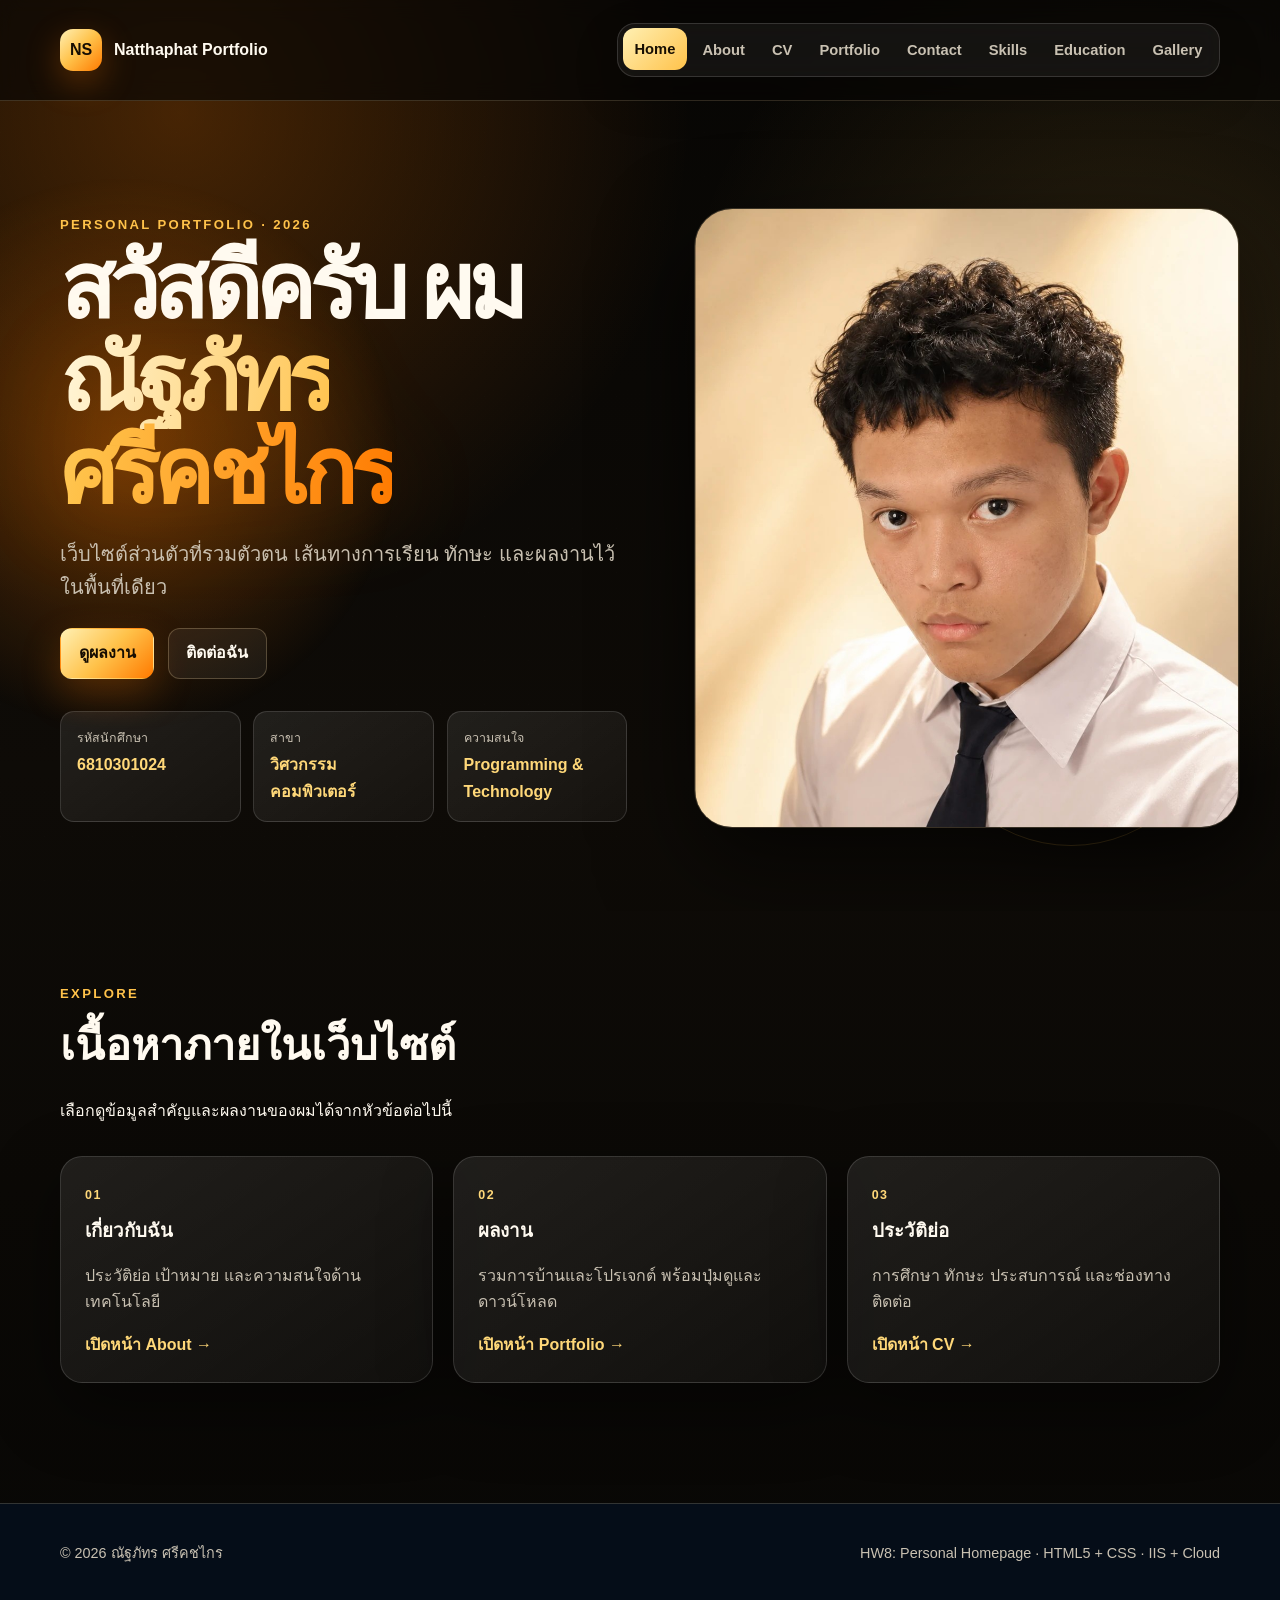
<file: index.html>
<!DOCTYPE html>
<html lang="th">
<head>
  <meta charset="UTF-8">
  <meta name="viewport" content="width=device-width, initial-scale=1.0">
  <meta name="description" content="หน้าแรกของเว็บไซต์ส่วนตัวของณัฐภัทร">
  <title>Home | Natthaphat Portfolio</title>
  <link rel="stylesheet" href="css/style.css">
  <link rel="stylesheet" href="css/gold-glass.css">
</head>
<body>
  <header class="site-header">
    <div class="container nav-wrap">
      <a class="brand" href="index.html" aria-label="ไปยังหน้าแรก">
        <span class="brand-mark">NS</span>
        <span>Natthaphat Portfolio</span>
      </a>

      <nav class="main-nav" aria-label="เมนูหลัก">
          <a href="index.html" class="active" aria-current="page">Home</a>
          <a href="about.html">About</a>
          <a href="cv.html">CV</a>
          <a href="portfolio.html">Portfolio</a>
          <a href="contact.html">Contact</a>
          <a href="skills.html">Skills</a>
          <a href="education.html">Education</a>
          <a href="gallery.html">Gallery</a>
      </nav>
    </div>
  </header>

  <main>

    <section class="hero">
      <div class="container hero-grid">
        <div class="hero-copy">
          <p class="eyebrow">PERSONAL PORTFOLIO · 2026</p>
          <h1>สวัสดีครับ ผม<br><span>ณัฐภัทร<br>ศรีคชไกร</span></h1>
          <p class="lead">
            เว็บไซต์ส่วนตัวที่รวมตัวตน เส้นทางการเรียน ทักษะ และผลงานไว้ในพื้นที่เดียว
          </p>
          <div class="button-row">
            <a class="button primary" href="portfolio.html">ดูผลงาน</a>
            <a class="button secondary" href="contact.html">ติดต่อฉัน</a>
          </div>
          <dl class="quick-facts">
            <div><dt>รหัสนักศึกษา</dt><dd>6810301024</dd></div>
            <div><dt>สาขา</dt><dd>วิศวกรรมคอมพิวเตอร์</dd></div>
            <div><dt>ความสนใจ</dt><dd>Programming &amp; Technology</dd></div>
          </dl>
        </div>

        <div class="hero-visual">
          <img src="images/student-profile.jpg"
               alt="ภาพถ่ายนักศึกษาของณัฐภัทร ศรีคชไกร">
          <div class="floating-card">
            <strong>กำลังพัฒนา</strong>
            <span>Programming · Web · System</span>
          </div>
        </div>
      </div>
    </section>

    <section class="section">
      <div class="container">
        <div class="section-heading">
          <p class="eyebrow">EXPLORE</p>
          <h2>เนื้อหาภายในเว็บไซต์</h2>
          <p>เลือกดูข้อมูลสำคัญและผลงานของผมได้จากหัวข้อต่อไปนี้</p>
        </div>
        <div class="card-grid three">
          <article class="card">
            <span class="card-number">01</span>
            <h3>เกี่ยวกับฉัน</h3>
            <p>ประวัติย่อ เป้าหมาย และความสนใจด้านเทคโนโลยี</p>
            <a class="text-link" href="about.html">เปิดหน้า About →</a>
          </article>
          <article class="card">
            <span class="card-number">02</span>
            <h3>ผลงาน</h3>
            <p>รวมการบ้านและโปรเจกต์ พร้อมปุ่มดูและดาวน์โหลด</p>
            <a class="text-link" href="portfolio.html">เปิดหน้า Portfolio →</a>
          </article>
          <article class="card">
            <span class="card-number">03</span>
            <h3>ประวัติย่อ</h3>
            <p>การศึกษา ทักษะ ประสบการณ์ และช่องทางติดต่อ</p>
            <a class="text-link" href="cv.html">เปิดหน้า CV →</a>
          </article>
        </div>
      </div>
    </section>

  </main>

  <footer class="site-footer">
    <div class="container footer-wrap">
      <p>&copy; 2026 ณัฐภัทร ศรีคชไกร</p>
      <p>HW8: Personal Homepage · HTML5 + CSS · IIS + Cloud</p>
    </div>
  </footer>
</body>
</html>
</file>
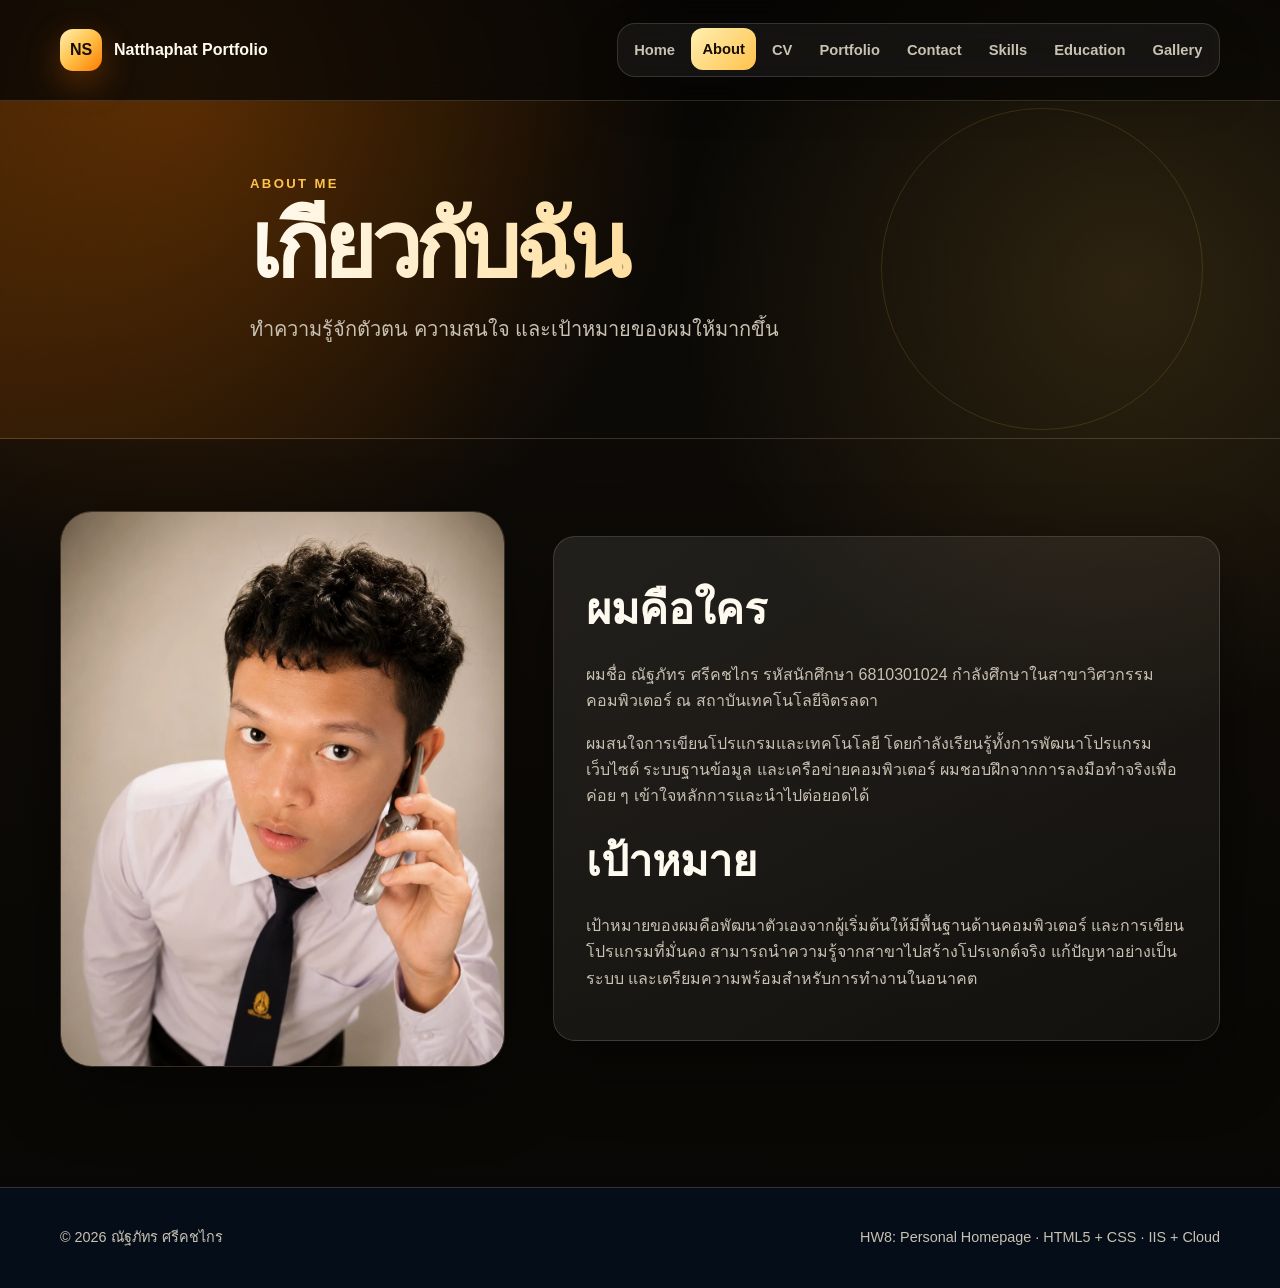
<file: about.html>
<!DOCTYPE html>
<html lang="th">
<head>
  <meta charset="UTF-8">
  <meta name="viewport" content="width=device-width, initial-scale=1.0">
  <meta name="description" content="ข้อมูลแนะนำตัวและเป้าหมายของณัฐภัทร">
  <title>About | Natthaphat Portfolio</title>
  <link rel="stylesheet" href="css/style.css">
  <link rel="stylesheet" href="css/gold-glass.css">
</head>
<body>
  <header class="site-header">
    <div class="container nav-wrap">
      <a class="brand" href="index.html" aria-label="ไปยังหน้าแรก">
        <span class="brand-mark">NS</span>
        <span>Natthaphat Portfolio</span>
      </a>

      <nav class="main-nav" aria-label="เมนูหลัก">
          <a href="index.html">Home</a>
          <a href="about.html" class="active" aria-current="page">About</a>
          <a href="cv.html">CV</a>
          <a href="portfolio.html">Portfolio</a>
          <a href="contact.html">Contact</a>
          <a href="skills.html">Skills</a>
          <a href="education.html">Education</a>
          <a href="gallery.html">Gallery</a>
      </nav>
    </div>
  </header>

  <main>

    <section class="page-hero">
      <div class="container narrow">
        <p class="eyebrow">ABOUT ME</p>
        <h1>เกี่ยวกับฉัน</h1>
        <p class="lead">ทำความรู้จักตัวตน ความสนใจ และเป้าหมายของผมให้มากขึ้น</p>
      </div>
    </section>

    <section class="section">
      <div class="container split-layout">
        <div>
          <img class="rounded-image" src="images/student-profile-alt.jpg"
               alt="ภาพถ่ายอีกมุมหนึ่งของณัฐภัทร ศรีคชไกร">
        </div>
        <div class="content-panel">
          <h2>ผมคือใคร</h2>
          <p>
            ผมชื่อ ณัฐภัทร ศรีคชไกร รหัสนักศึกษา 6810301024
            กำลังศึกษาในสาขาวิศวกรรมคอมพิวเตอร์
            ณ สถาบันเทคโนโลยีจิตรลดา
          </p>
          <p>
            ผมสนใจการเขียนโปรแกรมและเทคโนโลยี โดยกำลังเรียนรู้ทั้งการพัฒนาโปรแกรม
            เว็บไซต์ ระบบฐานข้อมูล และเครือข่ายคอมพิวเตอร์
            ผมชอบฝึกจากการลงมือทำจริงเพื่อค่อย ๆ เข้าใจหลักการและนำไปต่อยอดได้
          </p>
          <h2>เป้าหมาย</h2>
          <p>
            เป้าหมายของผมคือพัฒนาตัวเองจากผู้เริ่มต้นให้มีพื้นฐานด้านคอมพิวเตอร์
            และการเขียนโปรแกรมที่มั่นคง สามารถนำความรู้จากสาขาไปสร้างโปรเจกต์จริง
            แก้ปัญหาอย่างเป็นระบบ และเตรียมความพร้อมสำหรับการทำงานในอนาคต
          </p>
        </div>
      </div>
    </section>

  </main>

  <footer class="site-footer">
    <div class="container footer-wrap">
      <p>&copy; 2026 ณัฐภัทร ศรีคชไกร</p>
      <p>HW8: Personal Homepage · HTML5 + CSS · IIS + Cloud</p>
    </div>
  </footer>
</body>
</html>
</file>
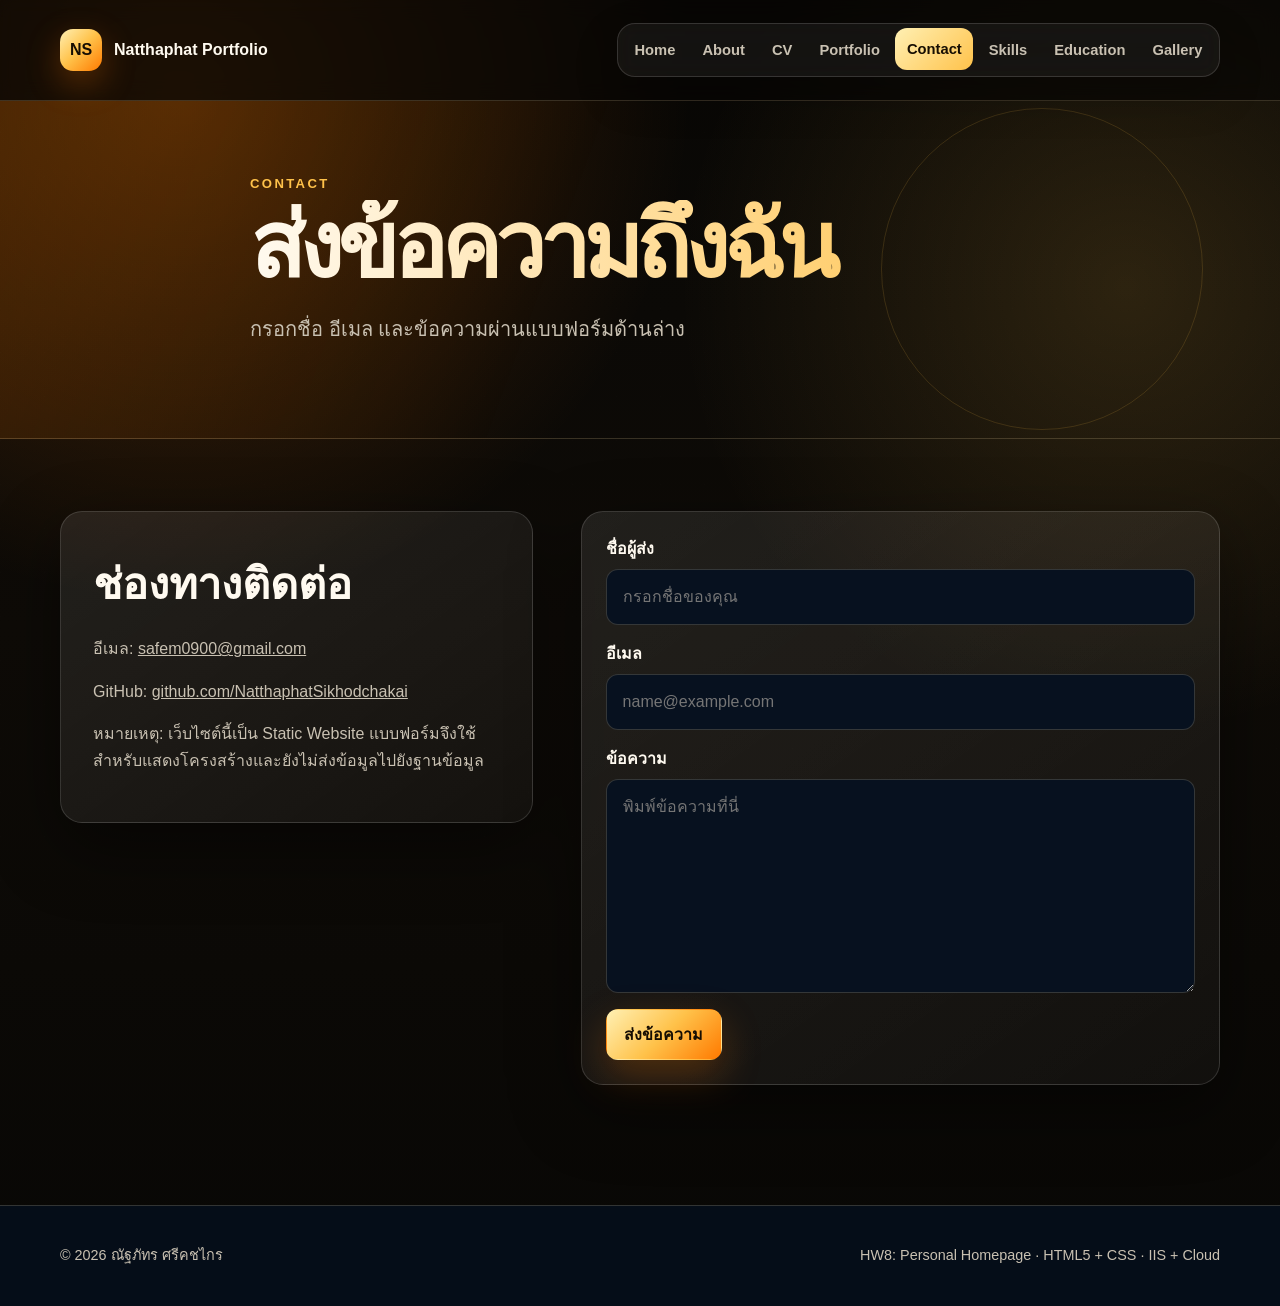
<file: contact.html>
<!DOCTYPE html>
<html lang="th">
<head>
  <meta charset="UTF-8">
  <meta name="viewport" content="width=device-width, initial-scale=1.0">
  <meta name="description" content="แบบฟอร์มและช่องทางติดต่อ">
  <title>Contact | Natthaphat Portfolio</title>
  <link rel="stylesheet" href="css/style.css">
  <link rel="stylesheet" href="css/gold-glass.css">
</head>
<body>
  <header class="site-header">
    <div class="container nav-wrap">
      <a class="brand" href="index.html" aria-label="ไปยังหน้าแรก">
        <span class="brand-mark">NS</span>
        <span>Natthaphat Portfolio</span>
      </a>

      <nav class="main-nav" aria-label="เมนูหลัก">
          <a href="index.html">Home</a>
          <a href="about.html">About</a>
          <a href="cv.html">CV</a>
          <a href="portfolio.html">Portfolio</a>
          <a href="contact.html" class="active" aria-current="page">Contact</a>
          <a href="skills.html">Skills</a>
          <a href="education.html">Education</a>
          <a href="gallery.html">Gallery</a>
      </nav>
    </div>
  </header>

  <main>

    <section class="page-hero">
      <div class="container narrow">
        <p class="eyebrow">CONTACT</p>
        <h1>ส่งข้อความถึงฉัน</h1>
        <p class="lead">กรอกชื่อ อีเมล และข้อความผ่านแบบฟอร์มด้านล่าง</p>
      </div>
    </section>

    <section class="section">
      <div class="container contact-layout">
        <div class="content-panel">
          <h2>ช่องทางติดต่อ</h2>
          <p>อีเมล: <a href="mailto:safem0900@gmail.com">safem0900@gmail.com</a></p>
          <p>GitHub: <a href="https://github.com/NatthaphatSikhodchakai" target="_blank" rel="noopener">github.com/NatthaphatSikhodchakai</a></p>
          <p>
            หมายเหตุ: เว็บไซต์นี้เป็น Static Website
            แบบฟอร์มจึงใช้สำหรับแสดงโครงสร้างและยังไม่ส่งข้อมูลไปยังฐานข้อมูล
          </p>
        </div>

        <form class="contact-form" action="#" method="post">
          <div class="form-group">
            <label for="name">ชื่อผู้ส่ง</label>
            <input id="name" name="name" type="text"
                   placeholder="กรอกชื่อของคุณ" required>
          </div>

          <div class="form-group">
            <label for="email">อีเมล</label>
            <input id="email" name="email" type="email"
                   placeholder="name@example.com" required>
          </div>

          <div class="form-group">
            <label for="message">ข้อความ</label>
            <textarea id="message" name="message" rows="7"
                      placeholder="พิมพ์ข้อความที่นี่" required></textarea>
          </div>

          <button class="button primary" type="submit">ส่งข้อความ</button>
        </form>
      </div>
    </section>

  </main>

  <footer class="site-footer">
    <div class="container footer-wrap">
      <p>&copy; 2026 ณัฐภัทร ศรีคชไกร</p>
      <p>HW8: Personal Homepage · HTML5 + CSS · IIS + Cloud</p>
    </div>
  </footer>
</body>
</html>
</file>
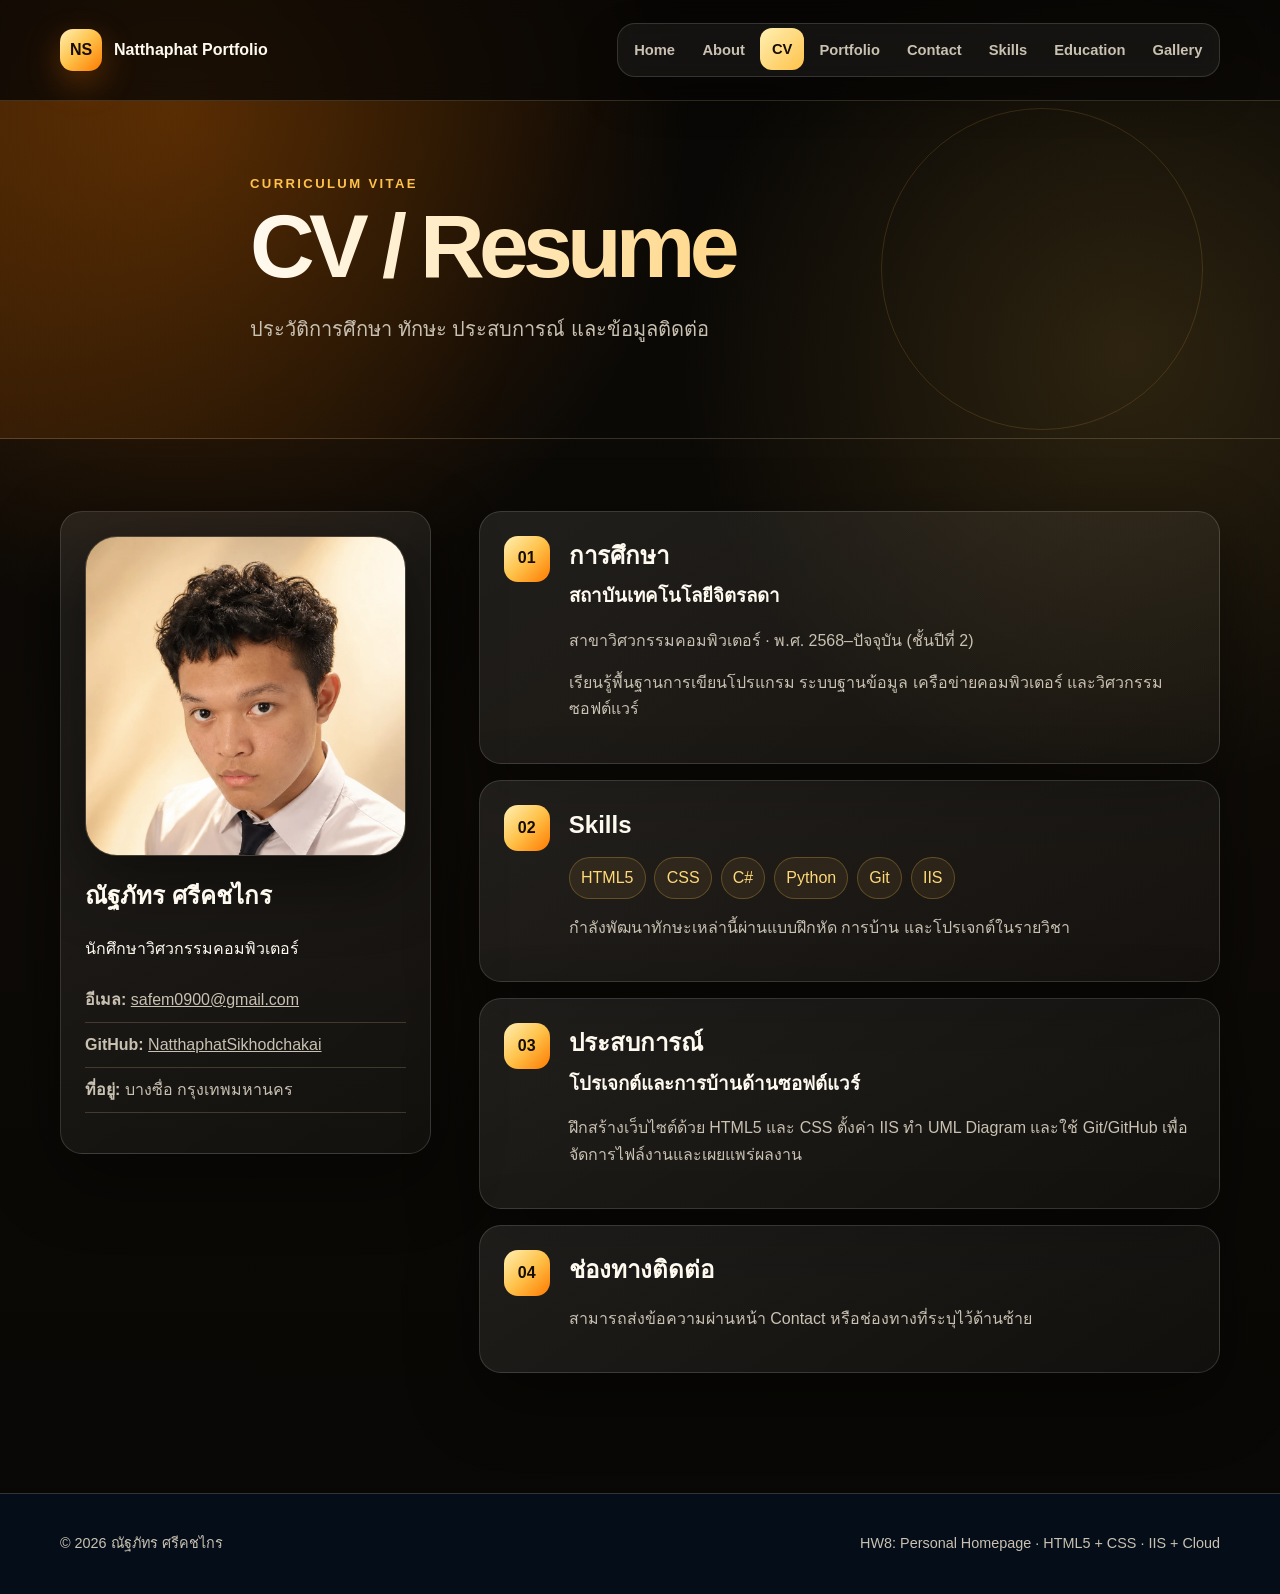
<file: cv.html>
<!DOCTYPE html>
<html lang="th">
<head>
  <meta charset="UTF-8">
  <meta name="viewport" content="width=device-width, initial-scale=1.0">
  <meta name="description" content="ประวัติย่อ การศึกษา ทักษะ และประสบการณ์">
  <title>CV | Natthaphat Portfolio</title>
  <link rel="stylesheet" href="css/style.css">
  <link rel="stylesheet" href="css/gold-glass.css">
</head>
<body>
  <header class="site-header">
    <div class="container nav-wrap">
      <a class="brand" href="index.html" aria-label="ไปยังหน้าแรก">
        <span class="brand-mark">NS</span>
        <span>Natthaphat Portfolio</span>
      </a>

      <nav class="main-nav" aria-label="เมนูหลัก">
          <a href="index.html">Home</a>
          <a href="about.html">About</a>
          <a href="cv.html" class="active" aria-current="page">CV</a>
          <a href="portfolio.html">Portfolio</a>
          <a href="contact.html">Contact</a>
          <a href="skills.html">Skills</a>
          <a href="education.html">Education</a>
          <a href="gallery.html">Gallery</a>
      </nav>
    </div>
  </header>

  <main>

    <section class="page-hero">
      <div class="container narrow">
        <p class="eyebrow">CURRICULUM VITAE</p>
        <h1>CV / Resume</h1>
        <p class="lead">ประวัติการศึกษา ทักษะ ประสบการณ์ และข้อมูลติดต่อ</p>
      </div>
    </section>

    <section class="section">
      <div class="container cv-layout">
        <aside class="cv-sidebar">
          <img class="cv-photo" src="images/student-profile.jpg"
               alt="ภาพถ่ายนักศึกษาของณัฐภัทร ศรีคชไกร">
          <h2>ณัฐภัทร ศรีคชไกร</h2>
          <p>นักศึกษาวิศวกรรมคอมพิวเตอร์</p>
          <ul class="clean-list">
            <li><strong>อีเมล:</strong> <a href="mailto:safem0900@gmail.com">safem0900@gmail.com</a></li>
            <li><strong>GitHub:</strong> <a href="https://github.com/NatthaphatSikhodchakai" target="_blank" rel="noopener">NatthaphatSikhodchakai</a></li>
            <li><strong>ที่อยู่:</strong> บางซื่อ กรุงเทพมหานคร</li>
          </ul>
        </aside>

        <div class="timeline">
          <section class="timeline-item">
            <span>01</span>
            <div>
              <h2>การศึกษา</h2>
              <h3>สถาบันเทคโนโลยีจิตรลดา</h3>
              <p>สาขาวิศวกรรมคอมพิวเตอร์ · พ.ศ. 2568–ปัจจุบัน (ชั้นปีที่ 2)</p>
              <p>เรียนรู้พื้นฐานการเขียนโปรแกรม ระบบฐานข้อมูล เครือข่ายคอมพิวเตอร์ และวิศวกรรมซอฟต์แวร์</p>
            </div>
          </section>

          <section class="timeline-item">
            <span>02</span>
            <div>
              <h2>Skills</h2>
              <div class="tag-list">
                <span>HTML5</span><span>CSS</span><span>C#</span>
                <span>Python</span><span>Git</span><span>IIS</span>
              </div>
              <p>กำลังพัฒนาทักษะเหล่านี้ผ่านแบบฝึกหัด การบ้าน และโปรเจกต์ในรายวิชา</p>
            </div>
          </section>

          <section class="timeline-item">
            <span>03</span>
            <div>
              <h2>ประสบการณ์</h2>
              <h3>โปรเจกต์และการบ้านด้านซอฟต์แวร์</h3>
              <p>ฝึกสร้างเว็บไซต์ด้วย HTML5 และ CSS ตั้งค่า IIS ทำ UML Diagram และใช้ Git/GitHub เพื่อจัดการไฟล์งานและเผยแพร่ผลงาน</p>
            </div>
          </section>

          <section class="timeline-item">
            <span>04</span>
            <div>
              <h2>ช่องทางติดต่อ</h2>
              <p>สามารถส่งข้อความผ่านหน้า Contact หรือช่องทางที่ระบุไว้ด้านซ้าย</p>
            </div>
          </section>
        </div>
      </div>
    </section>

  </main>

  <footer class="site-footer">
    <div class="container footer-wrap">
      <p>&copy; 2026 ณัฐภัทร ศรีคชไกร</p>
      <p>HW8: Personal Homepage · HTML5 + CSS · IIS + Cloud</p>
    </div>
  </footer>
</body>
</html>
</file>
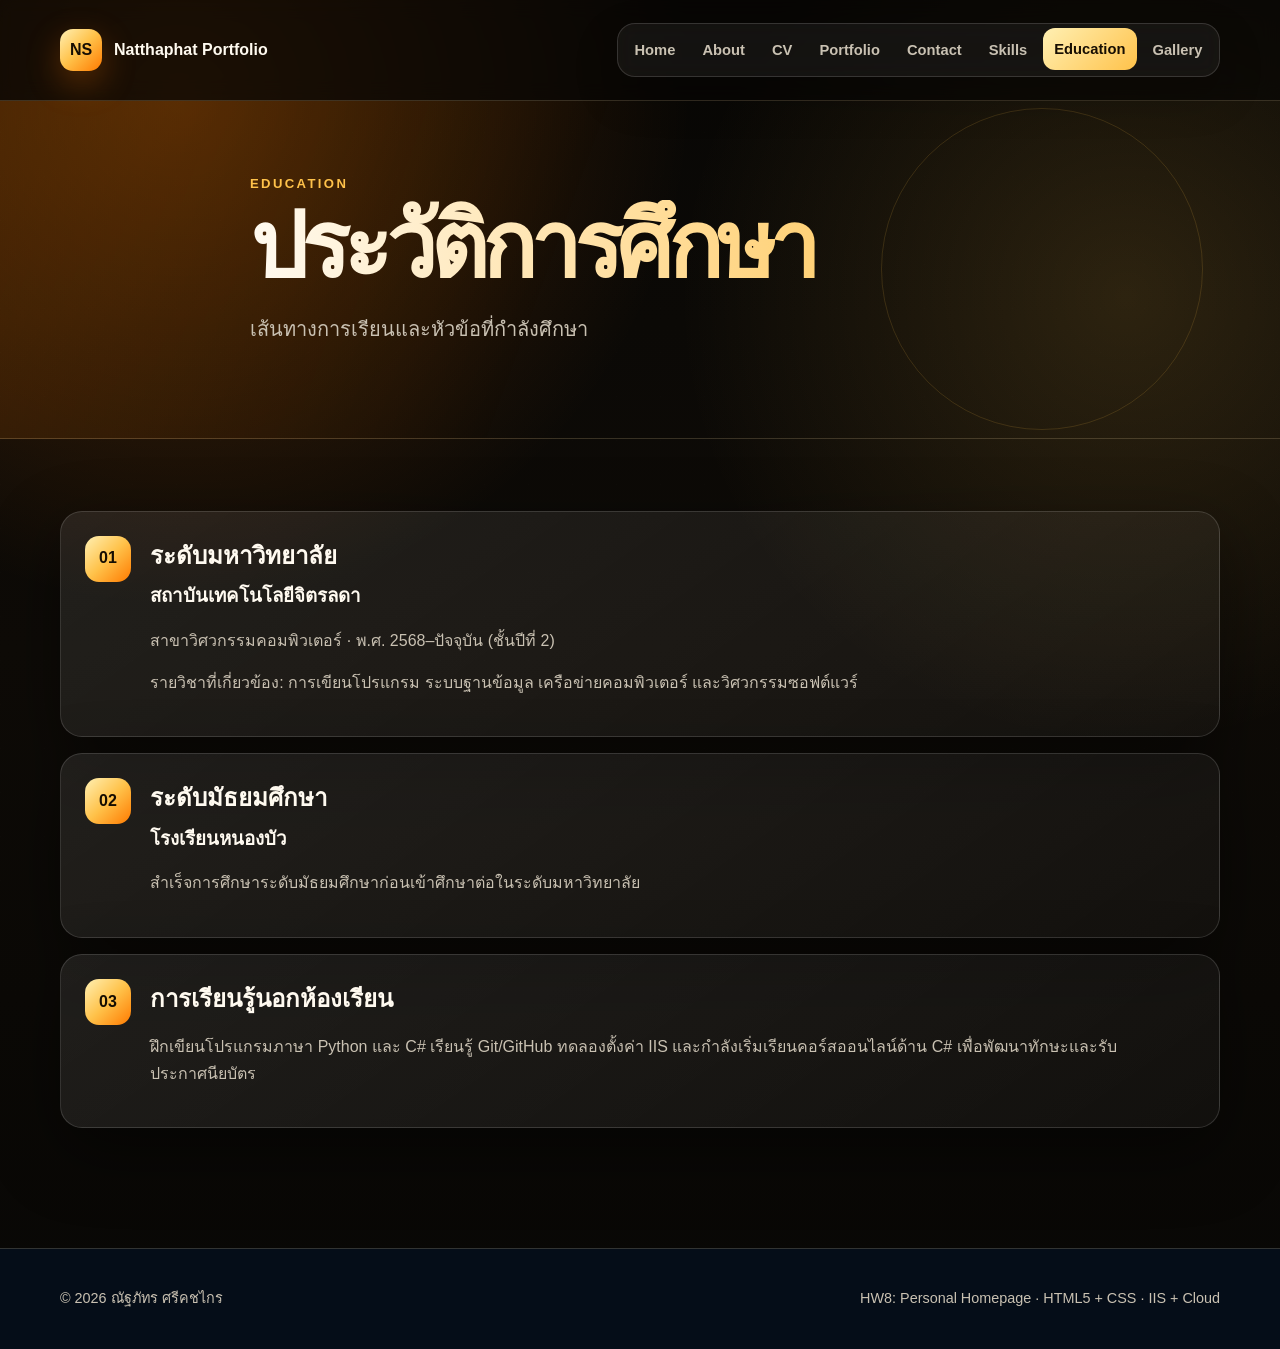
<file: education.html>
<!DOCTYPE html>
<html lang="th">
<head>
  <meta charset="UTF-8">
  <meta name="viewport" content="width=device-width, initial-scale=1.0">
  <meta name="description" content="ประวัติการศึกษาและการเรียนรู้">
  <title>Education | Natthaphat Portfolio</title>
  <link rel="stylesheet" href="css/style.css">
  <link rel="stylesheet" href="css/gold-glass.css">
</head>
<body>
  <header class="site-header">
    <div class="container nav-wrap">
      <a class="brand" href="index.html" aria-label="ไปยังหน้าแรก">
        <span class="brand-mark">NS</span>
        <span>Natthaphat Portfolio</span>
      </a>

      <nav class="main-nav" aria-label="เมนูหลัก">
          <a href="index.html">Home</a>
          <a href="about.html">About</a>
          <a href="cv.html">CV</a>
          <a href="portfolio.html">Portfolio</a>
          <a href="contact.html">Contact</a>
          <a href="skills.html">Skills</a>
          <a href="education.html" class="active" aria-current="page">Education</a>
          <a href="gallery.html">Gallery</a>
      </nav>
    </div>
  </header>

  <main>

    <section class="page-hero">
      <div class="container narrow">
        <p class="eyebrow">EDUCATION</p>
        <h1>ประวัติการศึกษา</h1>
        <p class="lead">เส้นทางการเรียนและหัวข้อที่กำลังศึกษา</p>
      </div>
    </section>

    <section class="section">
      <div class="container timeline">
        <section class="timeline-item">
          <span>01</span>
          <div>
            <h2>ระดับมหาวิทยาลัย</h2>
            <h3>สถาบันเทคโนโลยีจิตรลดา</h3>
            <p>สาขาวิศวกรรมคอมพิวเตอร์ · พ.ศ. 2568–ปัจจุบัน (ชั้นปีที่ 2)</p>
            <p>
              รายวิชาที่เกี่ยวข้อง: การเขียนโปรแกรม ระบบฐานข้อมูล
              เครือข่ายคอมพิวเตอร์ และวิศวกรรมซอฟต์แวร์
            </p>
          </div>
        </section>
        <section class="timeline-item">
          <span>02</span>
          <div>
            <h2>ระดับมัธยมศึกษา</h2>
            <h3>โรงเรียนหนองบัว</h3>
            <p>สำเร็จการศึกษาระดับมัธยมศึกษาก่อนเข้าศึกษาต่อในระดับมหาวิทยาลัย</p>
          </div>
        </section>
        <section class="timeline-item">
          <span>03</span>
          <div>
            <h2>การเรียนรู้นอกห้องเรียน</h2>
            <p>
              ฝึกเขียนโปรแกรมภาษา Python และ C# เรียนรู้ Git/GitHub
              ทดลองตั้งค่า IIS และกำลังเริ่มเรียนคอร์สออนไลน์ด้าน C#
              เพื่อพัฒนาทักษะและรับประกาศนียบัตร
            </p>
          </div>
        </section>
      </div>
    </section>

  </main>

  <footer class="site-footer">
    <div class="container footer-wrap">
      <p>&copy; 2026 ณัฐภัทร ศรีคชไกร</p>
      <p>HW8: Personal Homepage · HTML5 + CSS · IIS + Cloud</p>
    </div>
  </footer>
</body>
</html>
</file>
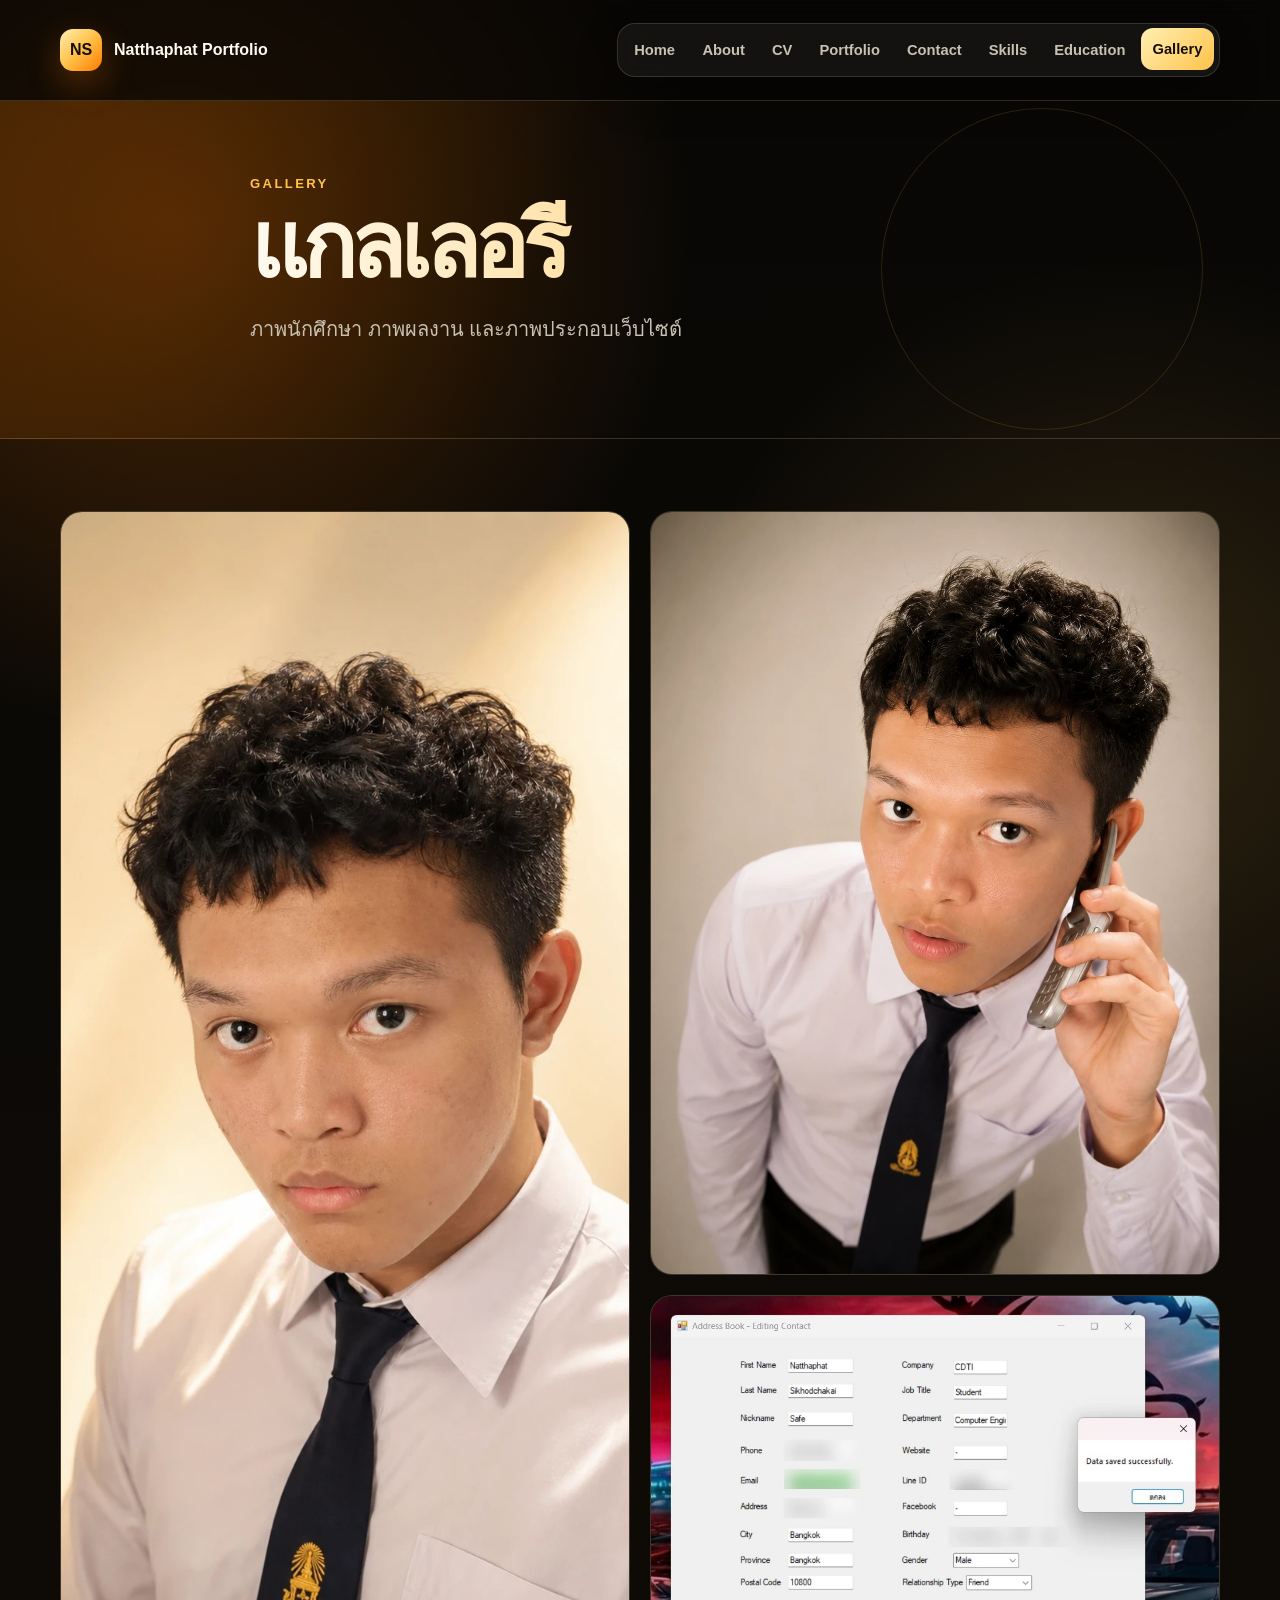
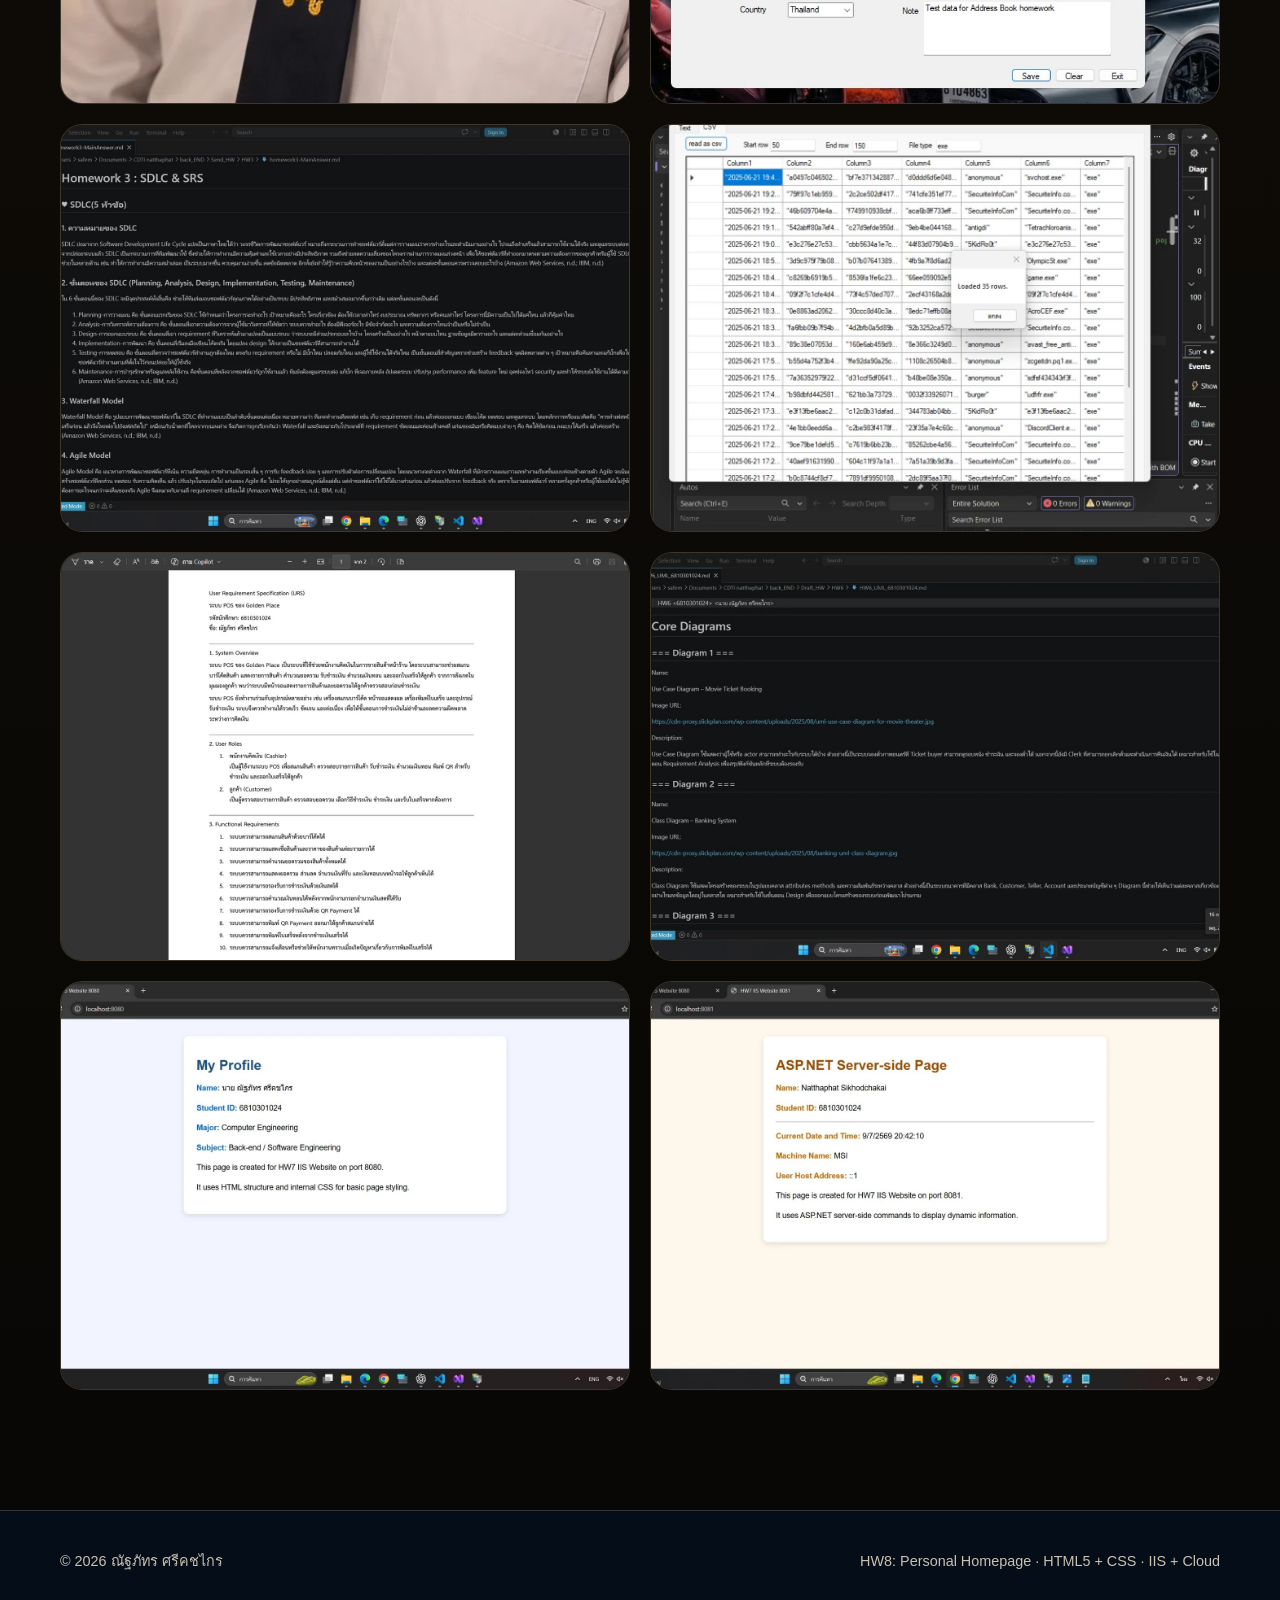
<file: gallery.html>
<!DOCTYPE html>
<html lang="th">
<head>
  <meta charset="UTF-8">
  <meta name="viewport" content="width=device-width, initial-scale=1.0">
  <meta name="description" content="แกลเลอรีรูปนักศึกษาและผลงาน">
  <title>Gallery | Natthaphat Portfolio</title>
  <link rel="stylesheet" href="css/style.css">
  <link rel="stylesheet" href="css/gold-glass.css">
</head>
<body>
  <header class="site-header">
    <div class="container nav-wrap">
      <a class="brand" href="index.html" aria-label="ไปยังหน้าแรก">
        <span class="brand-mark">NS</span>
        <span>Natthaphat Portfolio</span>
      </a>

      <nav class="main-nav" aria-label="เมนูหลัก">
          <a href="index.html">Home</a>
          <a href="about.html">About</a>
          <a href="cv.html">CV</a>
          <a href="portfolio.html">Portfolio</a>
          <a href="contact.html">Contact</a>
          <a href="skills.html">Skills</a>
          <a href="education.html">Education</a>
          <a href="gallery.html" class="active" aria-current="page">Gallery</a>
      </nav>
    </div>
  </header>

  <main>

    <section class="page-hero">
      <div class="container narrow">
        <p class="eyebrow">GALLERY</p>
        <h1>แกลเลอรี</h1>
        <p class="lead">ภาพนักศึกษา ภาพผลงาน และภาพประกอบเว็บไซต์</p>
      </div>
    </section>

    <section class="section">
      <div class="container gallery-grid">
        <figure class="gallery-item large portrait-item">
          <img src="images/student-profile.jpg" alt="ภาพนักศึกษาหลัก">
          <figcaption>ภาพนักศึกษาหลัก</figcaption>
        </figure>
        <figure class="gallery-item portrait-item">
          <img src="images/student-profile-alt.jpg" alt="ภาพนักศึกษาอีกมุมหนึ่ง">
          <figcaption>ภาพนักศึกษาอีกมุมหนึ่ง</figcaption>
        </figure>
        <figure class="gallery-item">
          <img src="images/HW2.jpg" alt="HW2: Address Book">
          <figcaption>HW2: Address Book</figcaption>
        </figure>
        <figure class="gallery-item">
          <img src="images/HW3.jpg" alt="HW3: SDLC &amp; SRS">
          <figcaption>HW3: SDLC & SRS</figcaption>
        </figure>
        <figure class="gallery-item">
          <img src="images/HW4.jpg" alt="HW4: File Processing">
          <figcaption>HW4: File Processing</figcaption>
        </figure>
        <figure class="gallery-item">
          <img src="images/HW5.jpg" alt="HW5: User Requirement Specification">
          <figcaption>HW5: User Requirement Specification</figcaption>
        </figure>
        <figure class="gallery-item">
          <img src="images/HW6.jpg" alt="HW6: UML Diagrams">
          <figcaption>HW6: UML Diagrams</figcaption>
        </figure>
        <figure class="gallery-item">
          <img src="images/HW7_1.jpg" alt="HW7: IIS Website port 8080">
          <figcaption>HW7: IIS Website port 8080</figcaption>
        </figure>
        <figure class="gallery-item">
          <img src="images/HW7_2.jpg" alt="HW7: ASP.NET Website port 8081">
          <figcaption>HW7: ASP.NET Website port 8081</figcaption>
        </figure>
      </div>
    </section>

  </main>

  <footer class="site-footer">
    <div class="container footer-wrap">
      <p>&copy; 2026 ณัฐภัทร ศรีคชไกร</p>
      <p>HW8: Personal Homepage · HTML5 + CSS · IIS + Cloud</p>
    </div>
  </footer>
</body>
</html>
</file>
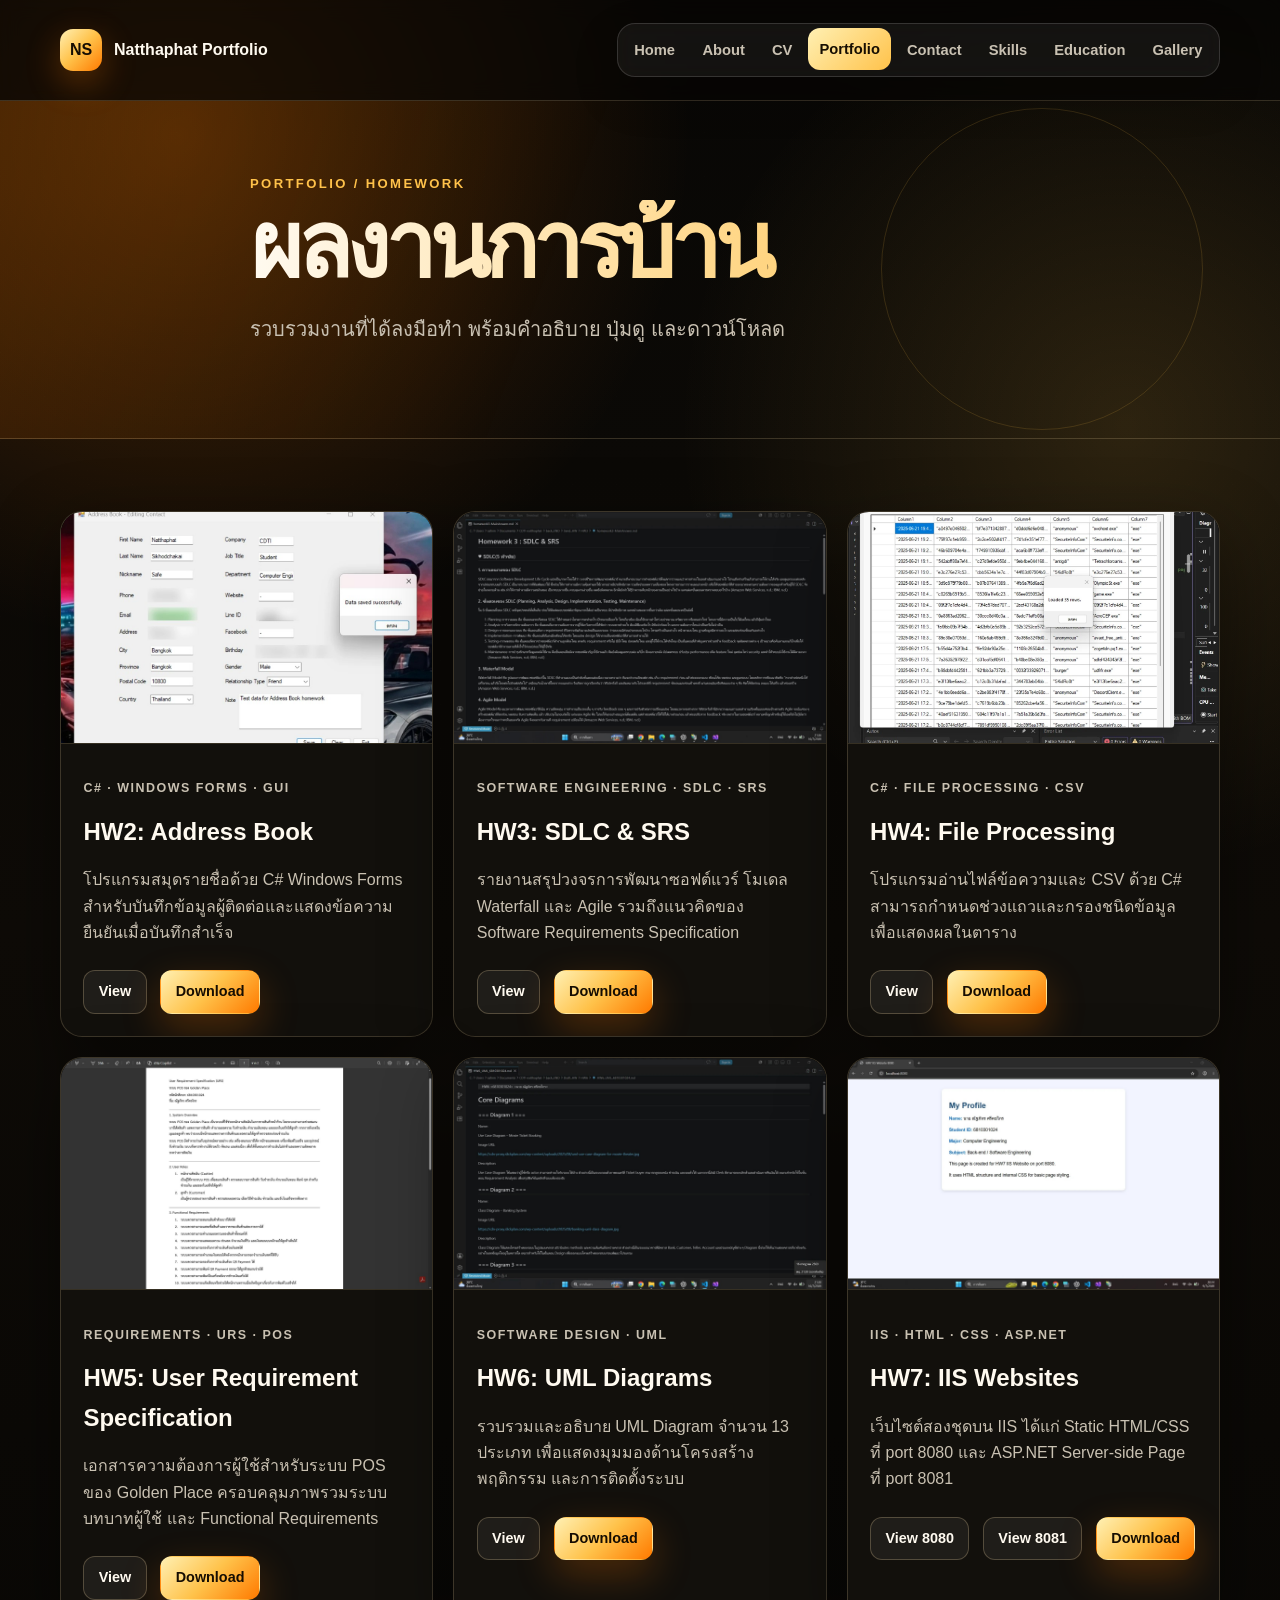
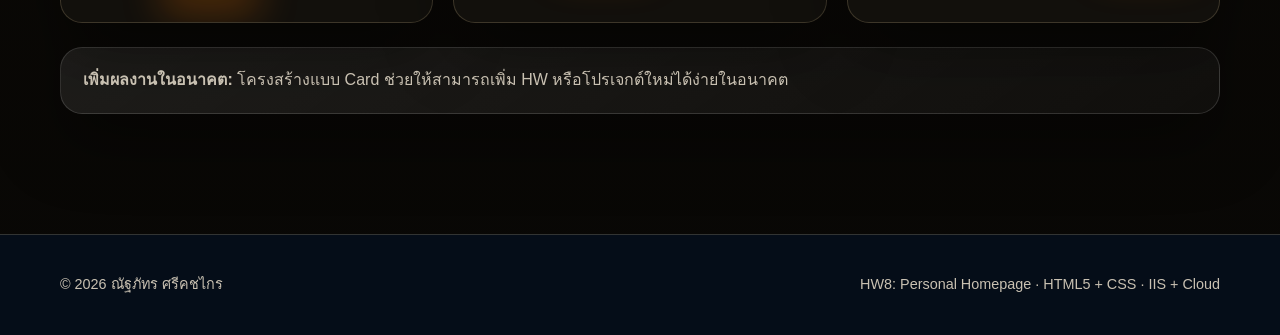
<file: portfolio.html>
<!DOCTYPE html>
<html lang="th">
<head>
  <meta charset="UTF-8">
  <meta name="viewport" content="width=device-width, initial-scale=1.0">
  <meta name="description" content="ผลงานการบ้านและโปรเจกต์">
  <title>Portfolio | Natthaphat Portfolio</title>
  <link rel="stylesheet" href="css/style.css">
  <link rel="stylesheet" href="css/gold-glass.css">
</head>
<body>
  <header class="site-header">
    <div class="container nav-wrap">
      <a class="brand" href="index.html" aria-label="ไปยังหน้าแรก">
        <span class="brand-mark">NS</span>
        <span>Natthaphat Portfolio</span>
      </a>

      <nav class="main-nav" aria-label="เมนูหลัก">
          <a href="index.html">Home</a>
          <a href="about.html">About</a>
          <a href="cv.html">CV</a>
          <a href="portfolio.html" class="active" aria-current="page">Portfolio</a>
          <a href="contact.html">Contact</a>
          <a href="skills.html">Skills</a>
          <a href="education.html">Education</a>
          <a href="gallery.html">Gallery</a>
      </nav>
    </div>
  </header>

  <main>

    <section class="page-hero">
      <div class="container narrow">
        <p class="eyebrow">PORTFOLIO / HOMEWORK</p>
        <h1>ผลงานการบ้าน</h1>
        <p class="lead">รวบรวมงานที่ได้ลงมือทำ พร้อมคำอธิบาย ปุ่มดู และดาวน์โหลด</p>
      </div>
    </section>

    <section class="section">
      <div class="container">
        <div class="portfolio-grid">
          <article class="project-card">
            <img src="images/HW2.jpg" alt="หน้าจอโปรแกรม Address Book ของ HW2">
            <div class="project-body">
              <p class="project-type">C# · WINDOWS FORMS · GUI</p>
              <h2>HW2: Address Book</h2>
              <p>โปรแกรมสมุดรายชื่อด้วย C# Windows Forms สำหรับบันทึกข้อมูลผู้ติดต่อและแสดงข้อความยืนยันเมื่อบันทึกสำเร็จ</p>
              <div class="button-row">
                <a class="button small secondary" href="images/HW2.jpg"
                   target="_blank" rel="noopener">View</a>
                <a class="button small primary" href="downloads/HW2.zip" download>Download</a>
              </div>
            </div>
          </article>

          <article class="project-card">
            <img src="images/HW3.jpg" alt="รายงาน SDLC และ SRS ของ HW3">
            <div class="project-body">
              <p class="project-type">SOFTWARE ENGINEERING · SDLC · SRS</p>
              <h2>HW3: SDLC & SRS</h2>
              <p>รายงานสรุปวงจรการพัฒนาซอฟต์แวร์ โมเดล Waterfall และ Agile รวมถึงแนวคิดของ Software Requirements Specification</p>
              <div class="button-row">
                <a class="button small secondary" href="images/HW3.jpg"
                   target="_blank" rel="noopener">View</a>
                <a class="button small primary" href="downloads/HW3.zip" download>Download</a>
              </div>
            </div>
          </article>

          <article class="project-card">
            <img src="images/HW4.jpg" alt="โปรแกรม Text และ CSV Viewer ของ HW4">
            <div class="project-body">
              <p class="project-type">C# · FILE PROCESSING · CSV</p>
              <h2>HW4: File Processing</h2>
              <p>โปรแกรมอ่านไฟล์ข้อความและ CSV ด้วย C# สามารถกำหนดช่วงแถวและกรองชนิดข้อมูลเพื่อแสดงผลในตาราง</p>
              <div class="button-row">
                <a class="button small secondary" href="images/HW4.jpg"
                   target="_blank" rel="noopener">View</a>
                <a class="button small primary" href="downloads/HW4.zip" download>Download</a>
              </div>
            </div>
          </article>

          <article class="project-card">
            <img src="images/HW5.jpg" alt="เอกสาร User Requirement Specification ของ HW5">
            <div class="project-body">
              <p class="project-type">REQUIREMENTS · URS · POS</p>
              <h2>HW5: User Requirement Specification</h2>
              <p>เอกสารความต้องการผู้ใช้สำหรับระบบ POS ของ Golden Place ครอบคลุมภาพรวมระบบ บทบาทผู้ใช้ และ Functional Requirements</p>
              <div class="button-row">
                <a class="button small secondary" href="images/HW5.jpg"
                   target="_blank" rel="noopener">View</a>
                <a class="button small primary" href="downloads/HW5.zip" download>Download</a>
              </div>
            </div>
          </article>

          <article class="project-card">
            <img src="images/HW6.jpg" alt="เอกสาร UML Diagram ของ HW6">
            <div class="project-body">
              <p class="project-type">SOFTWARE DESIGN · UML</p>
              <h2>HW6: UML Diagrams</h2>
              <p>รวบรวมและอธิบาย UML Diagram จำนวน 13 ประเภท เพื่อแสดงมุมมองด้านโครงสร้าง พฤติกรรม และการติดตั้งระบบ</p>
              <div class="button-row">
                <a class="button small secondary" href="images/HW6.jpg"
                   target="_blank" rel="noopener">View</a>
                <a class="button small primary" href="downloads/HW6.zip" download>Download</a>
              </div>
            </div>
          </article>

          <article class="project-card">
            <img src="images/HW7_1.jpg" alt="เว็บไซต์ IIS port 8080 ของ HW7">
            <div class="project-body">
              <p class="project-type">IIS · HTML · CSS · ASP.NET</p>
              <h2>HW7: IIS Websites</h2>
              <p>เว็บไซต์สองชุดบน IIS ได้แก่ Static HTML/CSS ที่ port 8080 และ ASP.NET Server-side Page ที่ port 8081</p>
              <div class="button-row">
                <a class="button small secondary" href="images/HW7_1.jpg"
                   target="_blank" rel="noopener">View 8080</a>
                <a class="button small secondary" href="images/HW7_2.jpg"
                   target="_blank" rel="noopener">View 8081</a>
                <a class="button small primary" href="downloads/HW7.zip" download>Download</a>
              </div>
            </div>
          </article>
        </div>

        <div class="notice">
          <strong>เพิ่มผลงานในอนาคต:</strong>
          โครงสร้างแบบ Card ช่วยให้สามารถเพิ่ม HW หรือโปรเจกต์ใหม่ได้ง่ายในอนาคต
        </div>
      </div>
    </section>

  </main>

  <footer class="site-footer">
    <div class="container footer-wrap">
      <p>&copy; 2026 ณัฐภัทร ศรีคชไกร</p>
      <p>HW8: Personal Homepage · HTML5 + CSS · IIS + Cloud</p>
    </div>
  </footer>
</body>
</html>
</file>
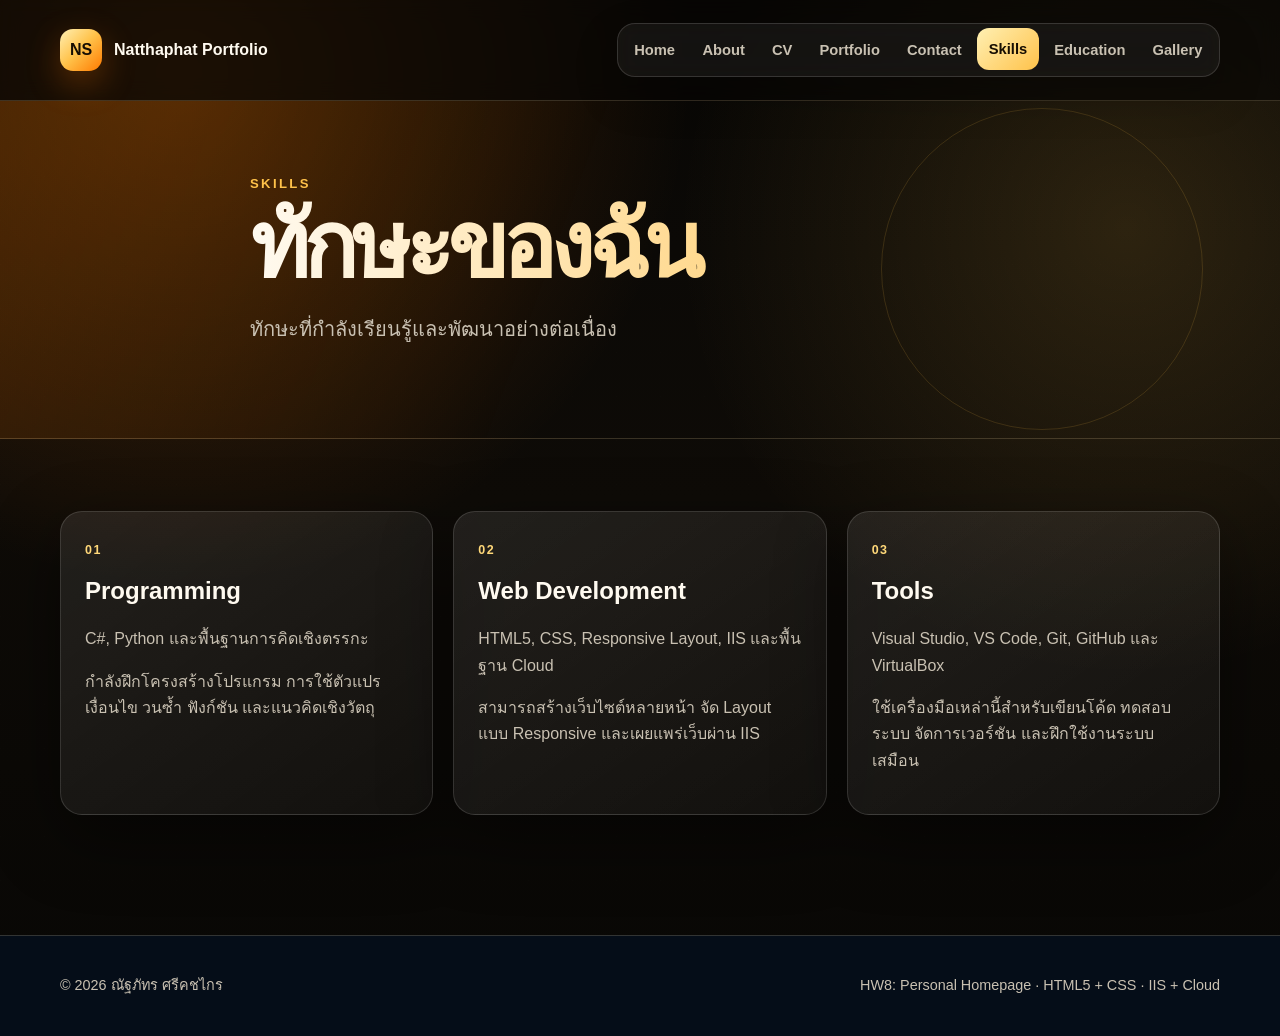
<file: skills.html>
<!DOCTYPE html>
<html lang="th">
<head>
  <meta charset="UTF-8">
  <meta name="viewport" content="width=device-width, initial-scale=1.0">
  <meta name="description" content="ทักษะด้านโปรแกรมมิงและเทคโนโลยี">
  <title>Skills | Natthaphat Portfolio</title>
  <link rel="stylesheet" href="css/style.css">
  <link rel="stylesheet" href="css/gold-glass.css">
</head>
<body>
  <header class="site-header">
    <div class="container nav-wrap">
      <a class="brand" href="index.html" aria-label="ไปยังหน้าแรก">
        <span class="brand-mark">NS</span>
        <span>Natthaphat Portfolio</span>
      </a>

      <nav class="main-nav" aria-label="เมนูหลัก">
          <a href="index.html">Home</a>
          <a href="about.html">About</a>
          <a href="cv.html">CV</a>
          <a href="portfolio.html">Portfolio</a>
          <a href="contact.html">Contact</a>
          <a href="skills.html" class="active" aria-current="page">Skills</a>
          <a href="education.html">Education</a>
          <a href="gallery.html">Gallery</a>
      </nav>
    </div>
  </header>

  <main>

    <section class="page-hero">
      <div class="container narrow">
        <p class="eyebrow">SKILLS</p>
        <h1>ทักษะของฉัน</h1>
        <p class="lead">ทักษะที่กำลังเรียนรู้และพัฒนาอย่างต่อเนื่อง</p>
      </div>
    </section>

    <section class="section">
      <div class="container card-grid three">
        <article class="card">
          <span class="card-number">01</span>
          <h2>Programming</h2>
          <p>C#, Python และพื้นฐานการคิดเชิงตรรกะ</p>
          <p>กำลังฝึกโครงสร้างโปรแกรม การใช้ตัวแปร เงื่อนไข วนซ้ำ ฟังก์ชัน และแนวคิดเชิงวัตถุ</p>
        </article>
        <article class="card">
          <span class="card-number">02</span>
          <h2>Web Development</h2>
          <p>HTML5, CSS, Responsive Layout, IIS และพื้นฐาน Cloud</p>
          <p>สามารถสร้างเว็บไซต์หลายหน้า จัด Layout แบบ Responsive และเผยแพร่เว็บผ่าน IIS</p>
        </article>
        <article class="card">
          <span class="card-number">03</span>
          <h2>Tools</h2>
          <p>Visual Studio, VS Code, Git, GitHub และ VirtualBox</p>
          <p>ใช้เครื่องมือเหล่านี้สำหรับเขียนโค้ด ทดสอบระบบ จัดการเวอร์ชัน และฝึกใช้งานระบบเสมือน</p>
        </article>
      </div>
    </section>

  </main>

  <footer class="site-footer">
    <div class="container footer-wrap">
      <p>&copy; 2026 ณัฐภัทร ศรีคชไกร</p>
      <p>HW8: Personal Homepage · HTML5 + CSS · IIS + Cloud</p>
    </div>
  </footer>
</body>
</html>
</file>
<file: css/style.css>
:root {
  --bg: #07111f;
  --surface: #0d1b2e;
  --surface-2: #13243a;
  --text: #eef5ff;
  --muted: #a8b8cc;
  --accent: #5eead4;
  --accent-2: #60a5fa;
  --border: rgba(255, 255, 255, 0.11);
  --shadow: 0 20px 55px rgba(0, 0, 0, 0.28);
  --radius: 22px;
  --container: 1160px;
}

* {
  box-sizing: border-box;
}

html {
  scroll-behavior: smooth;
}

body {
  margin: 0;
  min-height: 100vh;
  color: var(--text);
  background:
    radial-gradient(circle at 15% 5%, rgba(96, 165, 250, 0.16), transparent 32rem),
    radial-gradient(circle at 85% 20%, rgba(94, 234, 212, 0.12), transparent 28rem),
    var(--bg);
  font-family: "Segoe UI", Tahoma, Arial, sans-serif;
  line-height: 1.65;
}

img {
  display: block;
  max-width: 100%;
}

a {
  color: inherit;
}

code {
  color: var(--accent);
}

.container {
  width: min(calc(100% - 2rem), var(--container));
  margin-inline: auto;
}

.narrow {
  max-width: 780px;
}

.site-header {
  position: sticky;
  top: 0;
  z-index: 50;
  border-bottom: 1px solid var(--border);
  background: rgba(7, 17, 31, 0.88);
  backdrop-filter: blur(14px);
}

.nav-wrap,
.footer-wrap {
  display: flex;
  align-items: center;
  justify-content: space-between;
  gap: 1.5rem;
}

.nav-wrap {
  min-height: 76px;
}

.brand {
  display: inline-flex;
  align-items: center;
  gap: 0.75rem;
  font-weight: 800;
  text-decoration: none;
  white-space: nowrap;
}

.brand-mark {
  display: grid;
  width: 42px;
  height: 42px;
  place-items: center;
  border-radius: 13px;
  color: #06111d;
  background: linear-gradient(135deg, var(--accent), var(--accent-2));
}

.main-nav {
  display: flex;
  flex-wrap: wrap;
  justify-content: flex-end;
  gap: 0.25rem;
}

.main-nav a {
  padding: 0.55rem 0.72rem;
  border-radius: 10px;
  color: var(--muted);
  font-size: 0.92rem;
  font-weight: 700;
  text-decoration: none;
}

.main-nav a:hover,
.main-nav a.active {
  color: var(--text);
  background: var(--surface-2);
}

.hero {
  padding: 6rem 0 4.5rem;
}

.hero-grid,
.split-layout,
.contact-layout,
.cv-layout {
  display: grid;
  gap: 3rem;
  align-items: center;
}

.hero-grid {
  grid-template-columns: 1.15fr 0.85fr;
}

.hero h1,
.page-hero h1 {
  margin: 0.35rem 0 1.2rem;
  font-size: clamp(2.7rem, 7vw, 5.6rem);
  line-height: 1.03;
  letter-spacing: -0.05em;
}

.hero h1 span {
  color: var(--accent);
}

.eyebrow {
  margin: 0;
  color: var(--accent);
  font-size: 0.82rem;
  font-weight: 900;
  letter-spacing: 0.18em;
}

.lead {
  max-width: 700px;
  color: var(--muted);
  font-size: clamp(1.05rem, 2vw, 1.25rem);
}

.hero-visual {
  position: relative;
}

.hero-visual img,
.rounded-image,
.cv-photo {
  width: 100%;
  border: 1px solid var(--border);
  border-radius: 32px;
  box-shadow: var(--shadow);
}

.floating-card {
  position: absolute;
  right: -1rem;
  bottom: 1.5rem;
  display: grid;
  gap: 0.2rem;
  padding: 1rem 1.2rem;
  border: 1px solid var(--border);
  border-radius: 16px;
  background: rgba(13, 27, 46, 0.94);
  box-shadow: var(--shadow);
}

.floating-card span {
  color: var(--muted);
  font-size: 0.86rem;
}

.button-row {
  display: flex;
  flex-wrap: wrap;
  gap: 0.85rem;
  margin-top: 1.5rem;
}

.button {
  display: inline-flex;
  align-items: center;
  justify-content: center;
  min-height: 46px;
  padding: 0.7rem 1.1rem;
  border: 1px solid transparent;
  border-radius: 12px;
  font: inherit;
  font-weight: 800;
  text-decoration: none;
  cursor: pointer;
}

.button.primary {
  color: #06111d;
  background: linear-gradient(135deg, var(--accent), var(--accent-2));
}

.button.secondary {
  color: var(--text);
  border-color: var(--border);
  background: var(--surface);
}

.button.small {
  min-height: 40px;
  padding: 0.55rem 0.9rem;
  font-size: 0.9rem;
}

.quick-facts {
  display: grid;
  grid-template-columns: repeat(3, 1fr);
  gap: 0.8rem;
  margin: 2rem 0 0;
}

.quick-facts div {
  padding: 1rem;
  border: 1px solid var(--border);
  border-radius: 14px;
  background: rgba(13, 27, 46, 0.7);
}

.quick-facts dt {
  color: var(--muted);
  font-size: 0.78rem;
}

.quick-facts dd {
  margin: 0.25rem 0 0;
  font-weight: 800;
}

.section,
.page-hero {
  padding: 4.5rem 0;
}

.page-hero {
  border-bottom: 1px solid var(--border);
}

.section-heading {
  max-width: 720px;
  margin-bottom: 2rem;
}

.section-heading h2,
.content-panel h2 {
  margin: 0.35rem 0 0.7rem;
  font-size: clamp(1.8rem, 4vw, 2.7rem);
}

.card-grid,
.portfolio-grid,
.gallery-grid {
  display: grid;
  gap: 1.25rem;
}

.card-grid.three {
  grid-template-columns: repeat(3, 1fr);
}

.card,
.content-panel,
.contact-form,
.cv-sidebar,
.timeline-item,
.notice {
  border: 1px solid var(--border);
  border-radius: var(--radius);
  background: linear-gradient(145deg, rgba(19, 36, 58, 0.86), rgba(13, 27, 46, 0.86));
  box-shadow: var(--shadow);
}

.card {
  padding: 1.5rem;
}

.card-number,
.project-type {
  color: var(--accent);
  font-size: 0.78rem;
  font-weight: 900;
  letter-spacing: 0.12em;
}

.card h2,
.card h3,
.project-card h2 {
  margin: 0.55rem 0;
}

.card p,
.project-card p,
.content-panel p,
.clean-list,
.timeline-item p {
  color: var(--muted);
}

.text-link {
  color: var(--accent);
  font-weight: 800;
  text-decoration: none;
}

.split-layout {
  grid-template-columns: 0.8fr 1.2fr;
}

.content-panel {
  padding: 2rem;
}

.cv-layout {
  grid-template-columns: 0.75fr 1.5fr;
  align-items: start;
}

.cv-sidebar {
  position: sticky;
  top: 100px;
  padding: 1.5rem;
}

.cv-photo {
  aspect-ratio: 1 / 1;
  object-fit: cover;
}

.clean-list {
  padding: 0;
  list-style: none;
}

.clean-list li {
  padding: 0.55rem 0;
  border-bottom: 1px solid var(--border);
}

.timeline {
  display: grid;
  gap: 1rem;
}

.timeline-item {
  display: grid;
  grid-template-columns: auto 1fr;
  gap: 1.2rem;
  padding: 1.5rem;
}

.timeline-item > span {
  display: grid;
  width: 46px;
  height: 46px;
  place-items: center;
  border-radius: 14px;
  color: #06111d;
  background: var(--accent);
  font-weight: 900;
}

.timeline-item h2,
.timeline-item h3 {
  margin: 0 0 0.35rem;
}

.tag-list {
  display: flex;
  flex-wrap: wrap;
  gap: 0.55rem;
  margin: 0.8rem 0;
}

.tag-list span {
  padding: 0.42rem 0.7rem;
  border: 1px solid var(--border);
  border-radius: 999px;
  background: rgba(96, 165, 250, 0.12);
}

.portfolio-grid {
  grid-template-columns: repeat(3, 1fr);
}

.project-card {
  overflow: hidden;
  border: 1px solid var(--border);
  border-radius: var(--radius);
  background: var(--surface);
  box-shadow: var(--shadow);
}

.project-card > img {
  width: 100%;
  aspect-ratio: 16 / 10;
  object-fit: cover;
  border-bottom: 1px solid var(--border);
}

.project-body {
  padding: 1.4rem;
}

.notice {
  margin-top: 1.5rem;
  padding: 1.2rem 1.4rem;
  color: var(--muted);
}

.contact-layout {
  grid-template-columns: 0.85fr 1.15fr;
  align-items: start;
}

.contact-form {
  padding: 1.5rem;
}

.form-group {
  display: grid;
  gap: 0.45rem;
  margin-bottom: 1rem;
}

.form-group label {
  font-weight: 800;
}

.form-group input,
.form-group textarea {
  width: 100%;
  padding: 0.85rem 1rem;
  border: 1px solid var(--border);
  border-radius: 12px;
  color: var(--text);
  background: #07111f;
  font: inherit;
}

.form-group input:focus,
.form-group textarea:focus {
  outline: 2px solid var(--accent);
  outline-offset: 2px;
}

.gallery-grid {
  grid-template-columns: repeat(2, 1fr);
}

.gallery-item {
  overflow: hidden;
  margin: 0;
  border: 1px solid var(--border);
  border-radius: var(--radius);
  background: var(--surface);
}

.gallery-item.large {
  grid-row: span 2;
}

.gallery-item img {
  width: 100%;
  height: 100%;
  min-height: 270px;
  object-fit: cover;
}

.gallery-item figcaption {
  padding: 0.8rem 1rem;
  color: var(--muted);
}

.site-footer {
  margin-top: 3rem;
  border-top: 1px solid var(--border);
  background: #050d18;
}

.footer-wrap {
  min-height: 100px;
  color: var(--muted);
  font-size: 0.9rem;
}

@media (max-width: 960px) {
  .nav-wrap {
    align-items: flex-start;
    flex-direction: column;
    padding: 1rem 0;
  }

  .main-nav {
    justify-content: flex-start;
  }

  .hero-grid,
  .split-layout,
  .contact-layout,
  .cv-layout {
    grid-template-columns: 1fr;
  }

  .card-grid.three,
  .portfolio-grid {
    grid-template-columns: repeat(2, 1fr);
  }

  .cv-sidebar {
    position: static;
  }
}

@media (max-width: 640px) {
  .hero {
    padding-top: 3.5rem;
  }

  .card-grid.three,
  .portfolio-grid,
  .gallery-grid,
  .quick-facts {
    grid-template-columns: 1fr;
  }

  .gallery-item.large {
    grid-row: auto;
  }

  .footer-wrap {
    align-items: flex-start;
    flex-direction: column;
    justify-content: center;
    gap: 0.2rem;
  }

  .floating-card {
    position: static;
    margin-top: 1rem;
  }
}
</file>
<file: css/gold-glass.css>
:root {
  --bg: #080705;
  --surface: #12100c;
  --surface-2: #1b1710;
  --text: #fffaf0;
  --muted: #c9c1b2;
  --accent: #ffc24a;
  --accent-2: #ff7a00;
  --border: rgba(255, 225, 170, 0.18);
  --shadow: 0 24px 70px rgba(0, 0, 0, 0.46);
}

body {
  overflow-x: hidden;
  background:
    radial-gradient(circle at 14% 7%, rgba(255, 122, 0, 0.25), transparent 32rem),
    radial-gradient(circle at 88% 22%, rgba(255, 194, 74, 0.14), transparent 28rem),
    linear-gradient(180deg, #080705 0%, #0e0b07 48%, #080705 100%);
}

body::before {
  position: fixed;
  inset: 0;
  z-index: -2;
  content: "";
  pointer-events: none;
  opacity: 0.26;
  background-image:
    linear-gradient(rgba(255,255,255,0.025) 1px, transparent 1px),
    linear-gradient(90deg, rgba(255,255,255,0.025) 1px, transparent 1px);
  background-size: 44px 44px;
}

.site-header {
  padding: 0.75rem 0;
  background: rgba(8, 7, 5, 0.68);
  backdrop-filter: blur(20px);
}

.brand-mark {
  color: #160d02;
  background: linear-gradient(135deg, #fff0b3, #ffc24a 48%, #ff7a00);
  box-shadow: 0 12px 34px rgba(255, 122, 0, 0.30);
}

.main-nav {
  padding: 0.32rem;
  border: 1px solid rgba(255,255,255,0.14);
  border-radius: 18px;
  background: rgba(255,255,255,0.055);
  box-shadow: 0 18px 44px rgba(0,0,0,0.24);
  backdrop-filter: blur(18px);
}

.main-nav a {
  border-radius: 12px;
  transition: transform 180ms ease, color 180ms ease, background 180ms ease;
}

.main-nav a:hover,
.main-nav a.active {
  color: #170e02;
  background: linear-gradient(135deg, #fff0b3, #ffc24a);
  transform: translateY(-1px);
}

.hero {
  position: relative;
  min-height: calc(100vh - 90px);
  display: grid;
  align-items: center;
  overflow: hidden;
}

.hero::before {
  position: absolute;
  top: 8%;
  left: -13%;
  width: 36rem;
  height: 36rem;
  border-radius: 50%;
  content: "";
  pointer-events: none;
  background: radial-gradient(circle, rgba(255,122,0,0.34), transparent 68%);
  animation: goldPulse 7s ease-in-out infinite;
}

.hero::after {
  position: absolute;
  right: 5%;
  bottom: 8%;
  width: 18rem;
  height: 18rem;
  border: 1px solid rgba(255,194,74,0.24);
  border-radius: 50%;
  content: "";
  pointer-events: none;
  animation: slowSpin 20s linear infinite;
}

.hero-grid { grid-template-columns: 1.02fr 0.98fr; }
.hero-copy { position: relative; z-index: 2; animation: riseIn 720ms ease both; }

.hero h1,
.page-hero h1 {
  font-family: "Segoe UI Variable Display", "Segoe UI", Arial, sans-serif;
  letter-spacing: -0.065em;
}

.hero h1 { font-size: clamp(3.3rem, 7vw, 6.5rem); }
.hero h1 span {
  color: transparent;
  background: linear-gradient(100deg, #fff7dc 0%, #ffc24a 48%, #ff7a00 100%);
  background-clip: text;
  -webkit-background-clip: text;
  filter: drop-shadow(0 12px 44px rgba(255,122,0,0.18));
}

.eyebrow { color: #ffc24a; }

.hero-visual {
  position: relative;
  z-index: 2;
  min-height: 540px;
  display: grid;
  place-items: center;
  animation: riseIn 820ms 90ms ease both;
}

.hero-visual::before {
  position: absolute;
  inset: 6% 8% 12%;
  border: 1px solid rgba(255,225,170,0.24);
  border-radius: 44px;
  content: "";
  transform: rotate(-4deg);
  background: linear-gradient(150deg, rgba(255,194,74,0.16), rgba(255,122,0,0.035));
  box-shadow: var(--shadow);
  backdrop-filter: blur(18px);
}

.hero-visual::after {
  position: absolute;
  top: 12%;
  right: 8%;
  width: 9rem;
  height: 9rem;
  border-radius: 50%;
  content: "";
  background: radial-gradient(circle at 35% 35%, #fff4cf, #ffc24a, #ff7a00);
  box-shadow: 0 0 90px rgba(255,122,0,0.48);
}

.hero-visual img {
  position: relative;
  z-index: 2;
  width: min(100%, 560px);
  max-height: 620px;
  border-radius: 38px;
  box-shadow: 0 34px 94px rgba(0,0,0,0.58);
  transform: translateX(1.2rem);
  animation: portraitFloat 5.5s ease-in-out infinite;
}

.floating-card,
.quick-facts div,
.card,
.content-panel,
.contact-form,
.cv-sidebar,
.timeline-item,
.notice {
  border-color: rgba(255,255,255,0.14);
  background: linear-gradient(145deg, rgba(255,255,255,0.085), rgba(255,255,255,0.035));
  backdrop-filter: blur(18px);
}

.floating-card { background: rgba(20,16,9,0.72); }
.floating-card strong,
.quick-facts dd,
.text-link,
.project-type,
.card-number { color: #ffd879; }

.button { position: relative; overflow: hidden; transition: transform 180ms ease, box-shadow 180ms ease; }
.button:hover { transform: translateY(-3px); }
.button.primary {
  color: #160d02;
  background: linear-gradient(135deg, #fff0b3, #ffc24a 50%, #ff7a00);
  box-shadow: 0 15px 38px rgba(255,122,0,0.25);
}
.button.secondary {
  border-color: rgba(255,225,170,0.24);
  background: rgba(255,255,255,0.055);
  backdrop-filter: blur(14px);
}

.page-hero {
  position: relative;
  overflow: hidden;
  background: linear-gradient(110deg, rgba(255,122,0,0.15), transparent 44%);
}
.page-hero::after {
  position: absolute;
  top: 50%;
  right: 6%;
  width: 20rem;
  height: 20rem;
  border: 1px solid rgba(255,194,74,0.15);
  border-radius: 50%;
  content: "";
  transform: translateY(-50%);
}
.page-hero h1 {
  color: transparent;
  background: linear-gradient(90deg, #fffaf0, #ffc24a);
  background-clip: text;
  -webkit-background-clip: text;
}

.card,
.project-card,
.gallery-item { transition: transform 220ms ease, border-color 220ms ease; }
.card:hover,
.project-card:hover,
.gallery-item:hover {
  transform: translateY(-7px);
  border-color: rgba(255,194,74,0.46);
}

.timeline-item > span {
  color: #160d02;
  background: linear-gradient(135deg, #fff0b3, #ffc24a 50%, #ff7a00);
}

.tag-list span {
  color: #ffd879;
  border-color: rgba(255,194,74,0.26);
  background: rgba(255,194,74,0.08);
}

.form-group input:focus,
.form-group textarea:focus { outline-color: #ffc24a; }

@keyframes riseIn {
  from { opacity: 0; transform: translateY(26px); }
  to { opacity: 1; transform: translateY(0); }
}
@keyframes portraitFloat {
  0%,100% { transform: translate(1.2rem, 0); }
  50% { transform: translate(1.2rem, -10px); }
}
@keyframes goldPulse {
  0%,100% { opacity: 0.72; transform: scale(0.96); }
  50% { opacity: 1; transform: scale(1.04); }
}
@keyframes slowSpin { to { transform: rotate(360deg); } }

@media (max-width: 960px) {
  .hero { min-height: auto; }
  .hero-grid { grid-template-columns: 1fr; }
  .hero-visual { min-height: 460px; }
}

@media (max-width: 640px) {
  .hero h1,
  .page-hero h1 { font-size: clamp(2.8rem, 15vw, 4.6rem); }
  .hero-visual { min-height: 380px; }
  .hero-visual img { transform: none; }
}

@media (prefers-reduced-motion: reduce) {
  *, *::before, *::after {
    animation-duration: 0.001ms !important;
    animation-iteration-count: 1 !important;
    transition-duration: 0.001ms !important;
  }
}


/* =========================================================
   SMOOTH PERFORMANCE PATCH
   Keeps the Gold Glass look while reducing GPU-heavy effects.
   ========================================================= */

.site-header,
.main-nav {
  backdrop-filter: blur(10px);
}

.hero-visual::before,
.floating-card,
.quick-facts div,
.card,
.content-panel,
.contact-form,
.cv-sidebar,
.timeline-item,
.notice,
.button.secondary {
  backdrop-filter: none;
}

/* Entrance animation runs once; continuous animations are disabled. */
.hero-copy {
  animation: riseIn 480ms ease both;
}

.hero-visual {
  animation: riseIn 560ms 60ms ease both;
}

.hero::before,
.hero::after,
.hero-visual img,
.floating-card {
  animation: none;
}

.hero-visual img {
  transform: translateX(1.2rem);
}

.card,
.project-card,
.gallery-item,
.button,
.main-nav a {
  transition-duration: 160ms;
}

@media (max-width: 640px) {
  .hero-visual img {
    transform: none;
  }
}


/* =========================================================
   REAL PHOTOS + PORTFOLIO MEDIA PATCH
   ========================================================= */

.hero-visual img {
  aspect-ratio: 4 / 5;
  object-fit: cover;
  object-position: center 24%;
}

.rounded-image {
  aspect-ratio: 4 / 5;
  object-fit: cover;
  object-position: center 20%;
}

.cv-photo {
  object-fit: cover;
  object-position: center 20%;
}

.portfolio-grid {
  grid-template-columns: repeat(auto-fit, minmax(290px, 1fr));
}

.project-card > img {
  background: #0a0805;
}

.gallery-item img {
  height: 100%;
  object-fit: cover;
}

.gallery-item.portrait-item img {
  aspect-ratio: 4 / 5;
  object-position: center 20%;
}

.gallery-item:not(.portrait-item) img {
  aspect-ratio: 16 / 10;
  object-position: center;
}

.gallery-item.large img {
  min-height: 560px;
}

@media (max-width: 640px) {
  .gallery-item.large img {
    min-height: 380px;
  }
}
</file>
